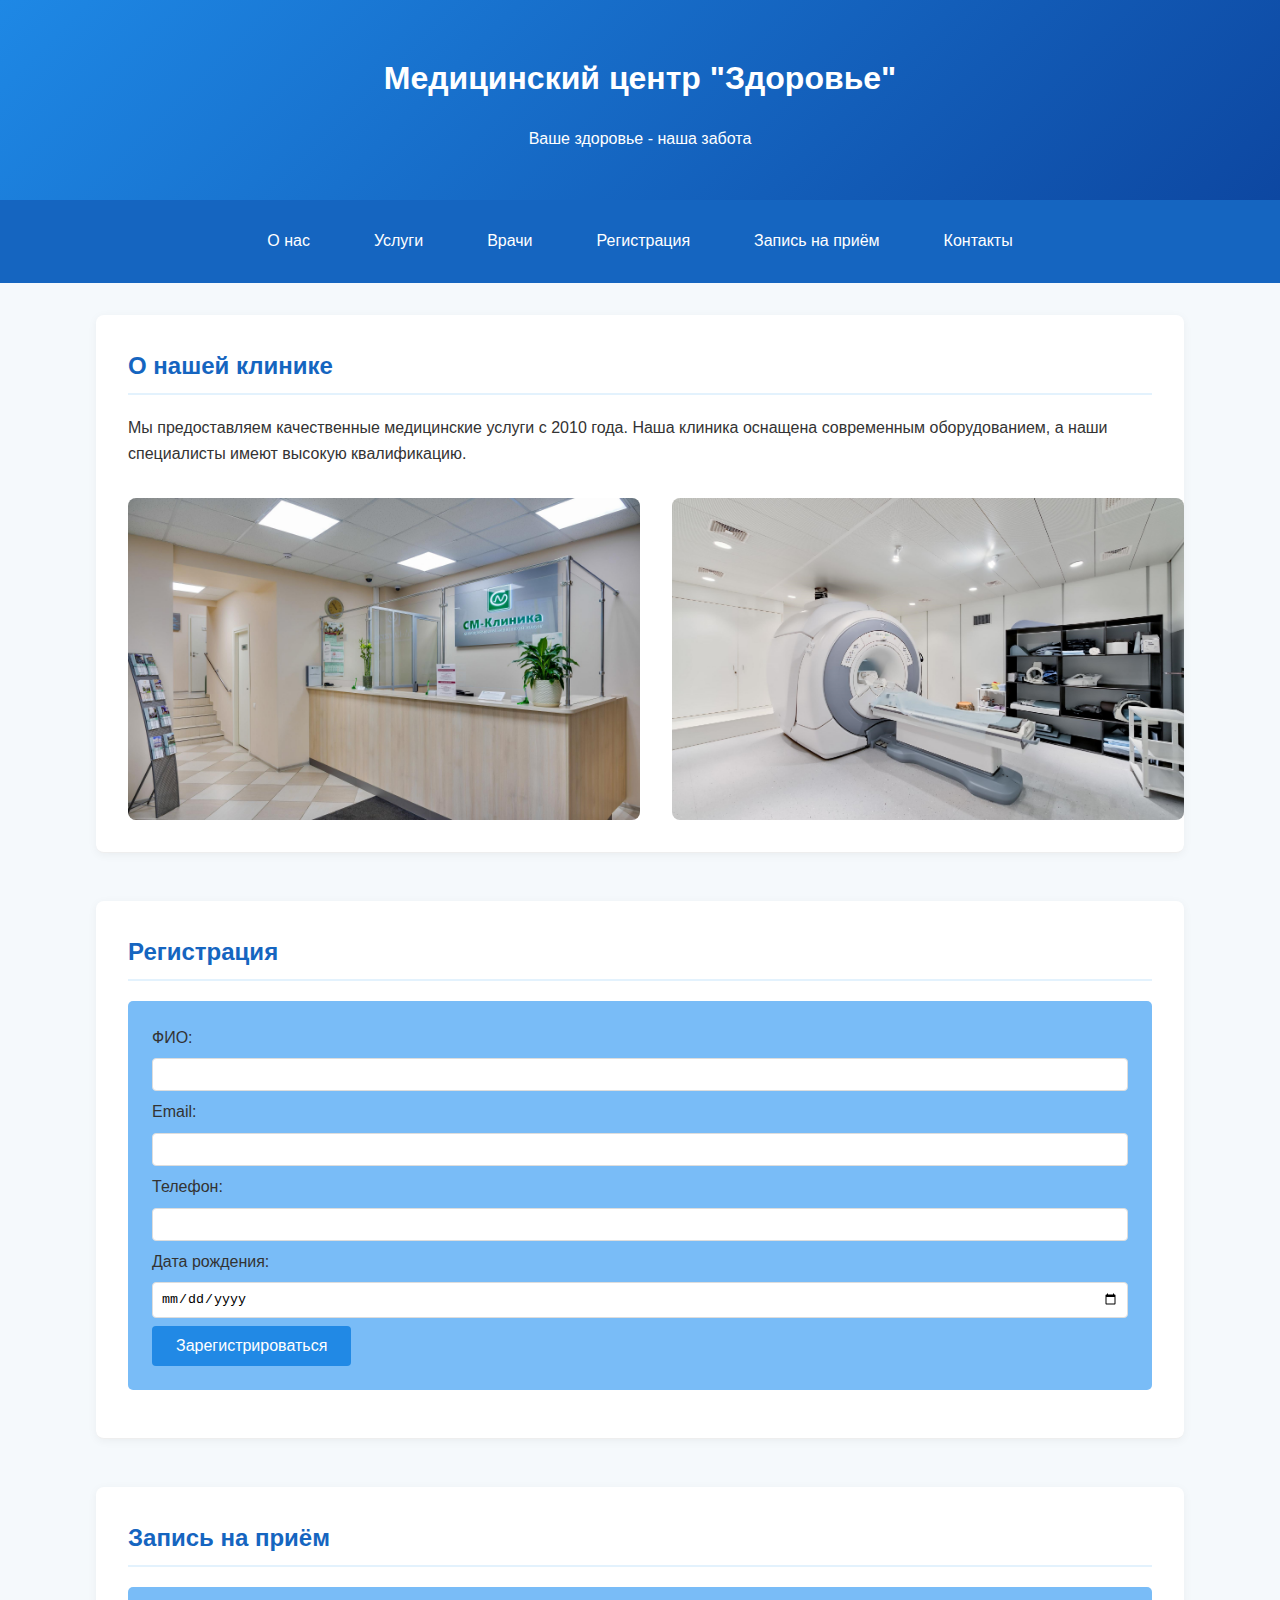
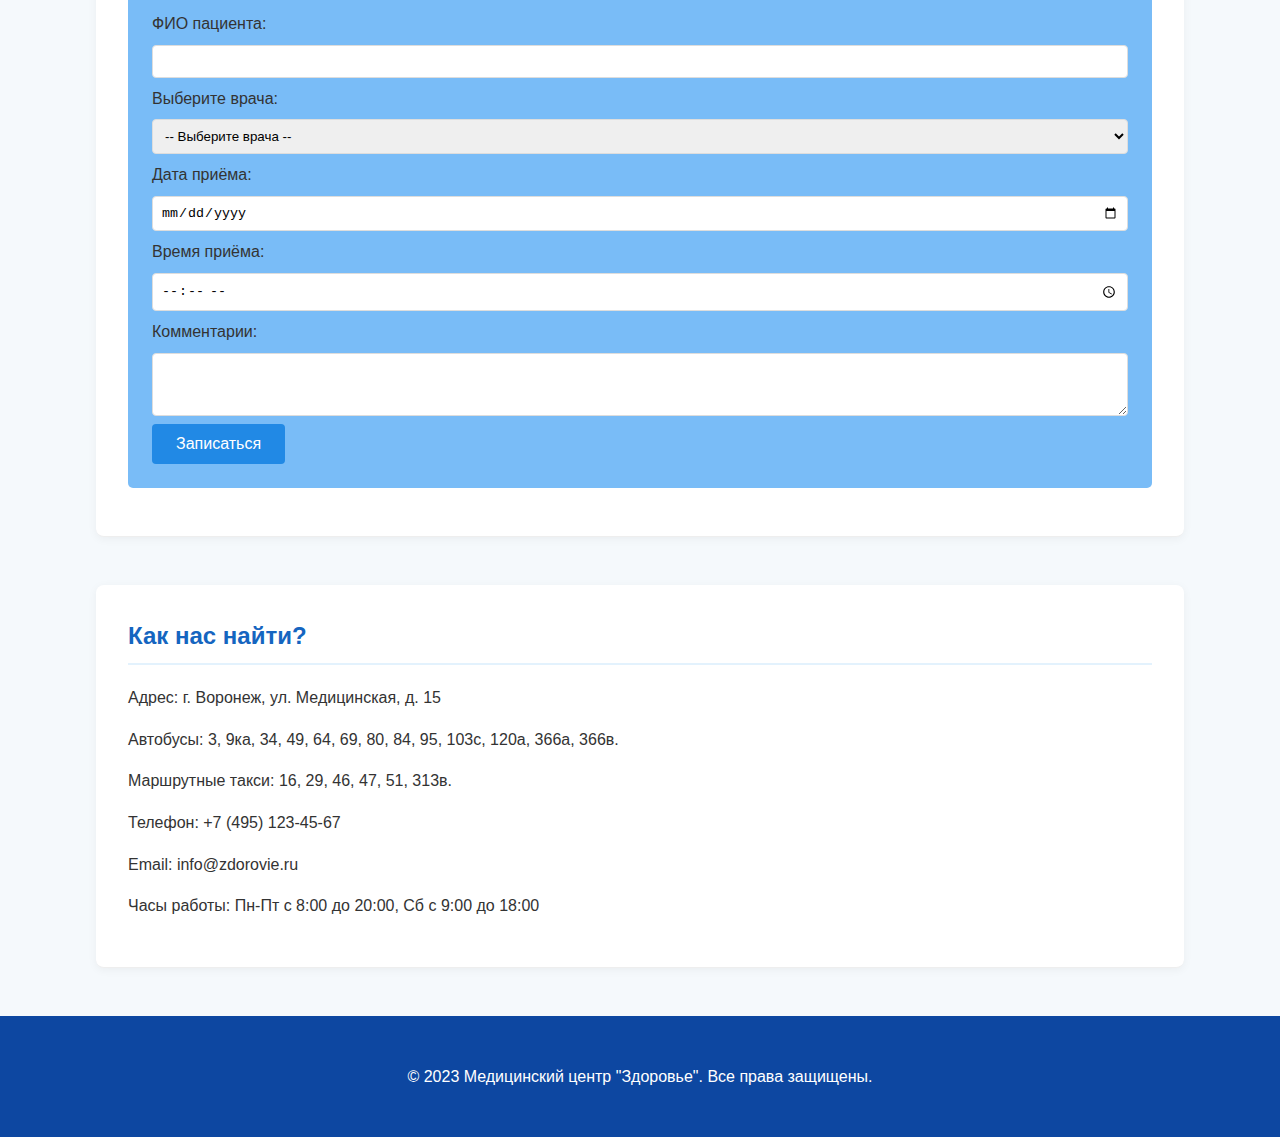
<file: index.html>
<html>

<head>
    <meta charset="UTF-8"  />
    <link rel="stylesheet" href="New.css">
    <title>Медицинский центр "Здоровье"</title>
</head>
<body>
    <header>
        <h1>Медицинский центр "Здоровье"</h1>
        <p>Ваше здоровье - наша забота</p>
    </header>

    <nav>
        <a href="#about">О нас</a>
        <a href="V.html#services">Услуги</a>
        <a href="V.html">Врачи</a>
        <a href="#registration">Регистрация</a>
        <a href="#appointment">Запись на приём</a>
        <a href="K.html">Контакты</a>
    </nav>

    <div class="container">
        <section id="about">
            <h2>О нашей клинике</h2>
            <p>Мы предоставляем качественные медицинские услуги с 2010 года. Наша клиника оснащена современным оборудованием, а наши специалисты имеют высокую квалификацию.</p>
            <div style="display: flex; margin-top: 2rem; gap: 2rem;">
                <img src="original_4f8bfec43c72dd8d5f00000b_56e7da7cda866.jpg" alt="Клиника" style="width: 50%; border-radius: 8px;">
                <img src="orig.jpeg" alt="Оборудование" style="width: 50%; border-radius: 8px;">
            </div>
        </section>



        <section id="registration">
            <h2>Регистрация</h2>
            <form>
                <label for="name">ФИО:</label>
                <input type="text" id="name" name="name" required>

                <label for="email">Email:</label>
                <input type="email" id="email" name="email" required>

                <label for="phone">Телефон:</label>
                <input type="tel" id="phone" name="phone" required>

                <label for="birthdate">Дата рождения:</label>
                <input type="date" id="birthdate" name="birthdate">

                <button type="submit">Зарегистрироваться</button>
            </form>
        </section>

        <section id="appointment">
            <h2>Запись на приём</h2>
            <form>
                <label for="patient-name">ФИО пациента:</label>
                <input type="text" id="patient-name" name="patient-name" required>

                <label for="doctor">Выберите врача:</label>
                <select id="doctor" name="doctor" required>
                    <option value="">-- Выберите врача --</option>
                    <option value="therapist">Терапевт</option>
                    <option value="surgeon">Хирург</option>
                    <option value="cardiologist">Кардиолог</option>
                    <option value="neurologist">Невролог</option>
                </select>

                <label for="date">Дата приёма:</label>
                <input type="date" id="date" name="date" required>

                <label for="time">Время приёма:</label>
                <input type="time" id="time" name="time" required>

                <label for="comments">Комментарии:</label>
                <textarea id="comments" name="comments" rows="3"></textarea>

                <button type="submit">Записаться</button>
            </form>
        </section>

        <section id="contacts">
            <h2>Как нас найти?</h2>
            <p>Адрес: г. Воронеж, ул. Медицинская, д. 15</p>
            <p>

                Автобусы: 3, 9ка, 34, 49, 64, 69, 80, 84, 95, 103с, 120а, 366а, 366в.
            </p>
            <p>
                Маршрутные такси: 16, 29, 46, 47, 51, 313в.
            </p>
            <p>Телефон: +7 (495) 123-45-67</p>
            <p>Email: info@zdorovie.ru</p>
            <p>Часы работы: Пн-Пт с 8:00 до 20:00, Сб с 9:00 до 18:00</p>

        </section>
    </div>

    <footer>
        <p>&copy; 2023 Медицинский центр "Здоровье". Все права защищены.</p>
    </footer>
</body>
</html>
</file>
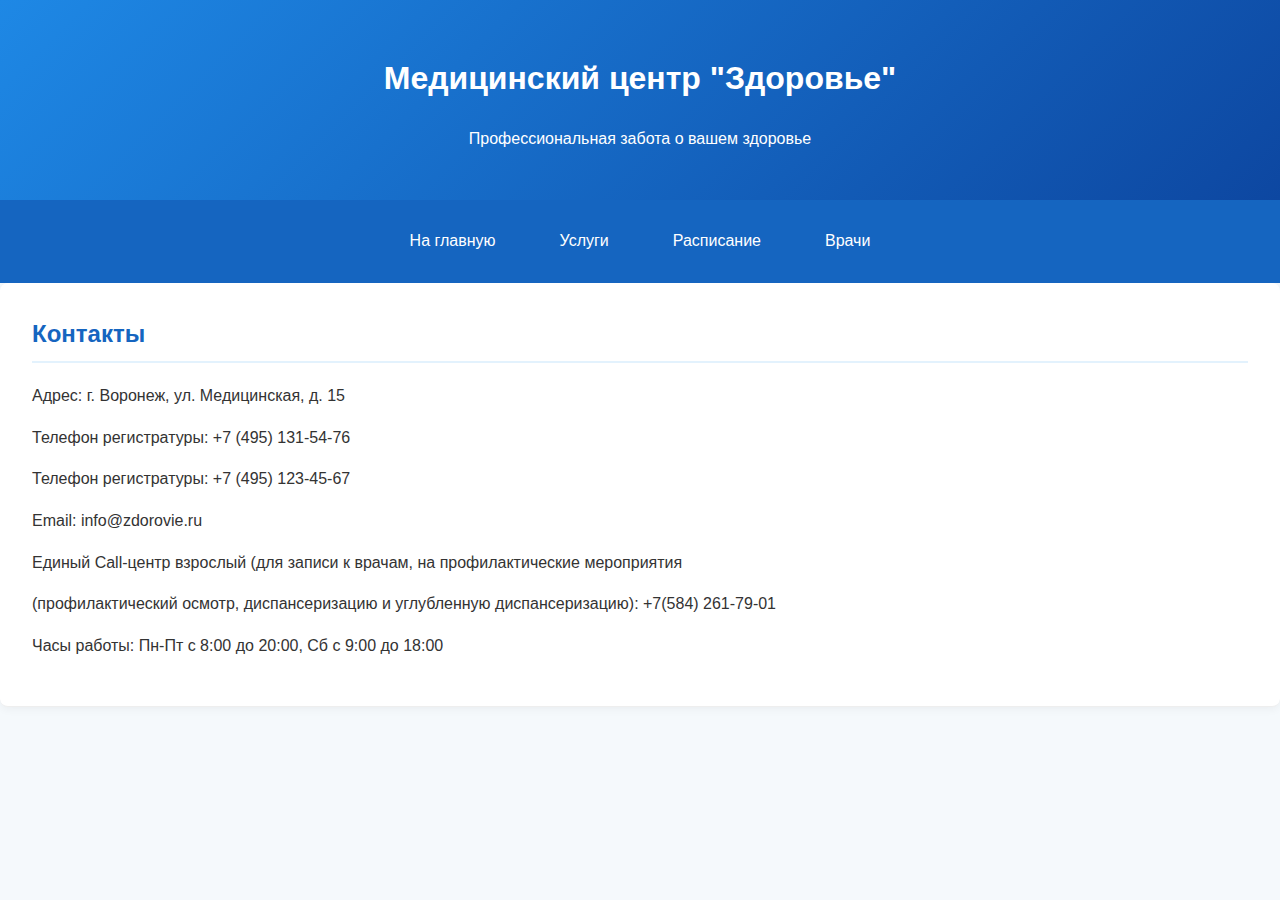
<file: K.html>
<html>

<head>
     <meta charset="UTF-8"  />
    <link rel="stylesheet" href="New.css">
</head>
<body>
    <header>
        <h1>Медицинский центр "Здоровье"</h1>
        <p>Профессиональная забота о вашем здоровье</p>
    </header>

    <nav>
        <a href="index.html">На главную</a>
        <a href="#services">Услуги</a>
        <a href="V.html#schedule">Расписание</a>
        <a href="V.html">Врачи</a>
    </nav>
    <section id="contacts">
        <h2>Контакты</h2>
        <p>Адрес: г. Воронеж, ул. Медицинская, д. 15</p>
        <p> Телефон регистратуры: +7 (495) 131-54-76</p>
        <p>Телефон регистратуры: +7 (495) 123-45-67</p>
        <p>Email: info@zdorovie.ru</p>
        <p>Единый Call-центр взрослый (для записи к врачам, на профилактические мероприятия</p>
        <p>(профилактический осмотр, диспансеризацию и углубленную диспансеризацию): +7(584) 261-79-01</p>
        <p>Часы работы: Пн-Пт с 8:00 до 20:00, Сб с 9:00 до 18:00</p>

    </section>
</body>
</html>
</file>
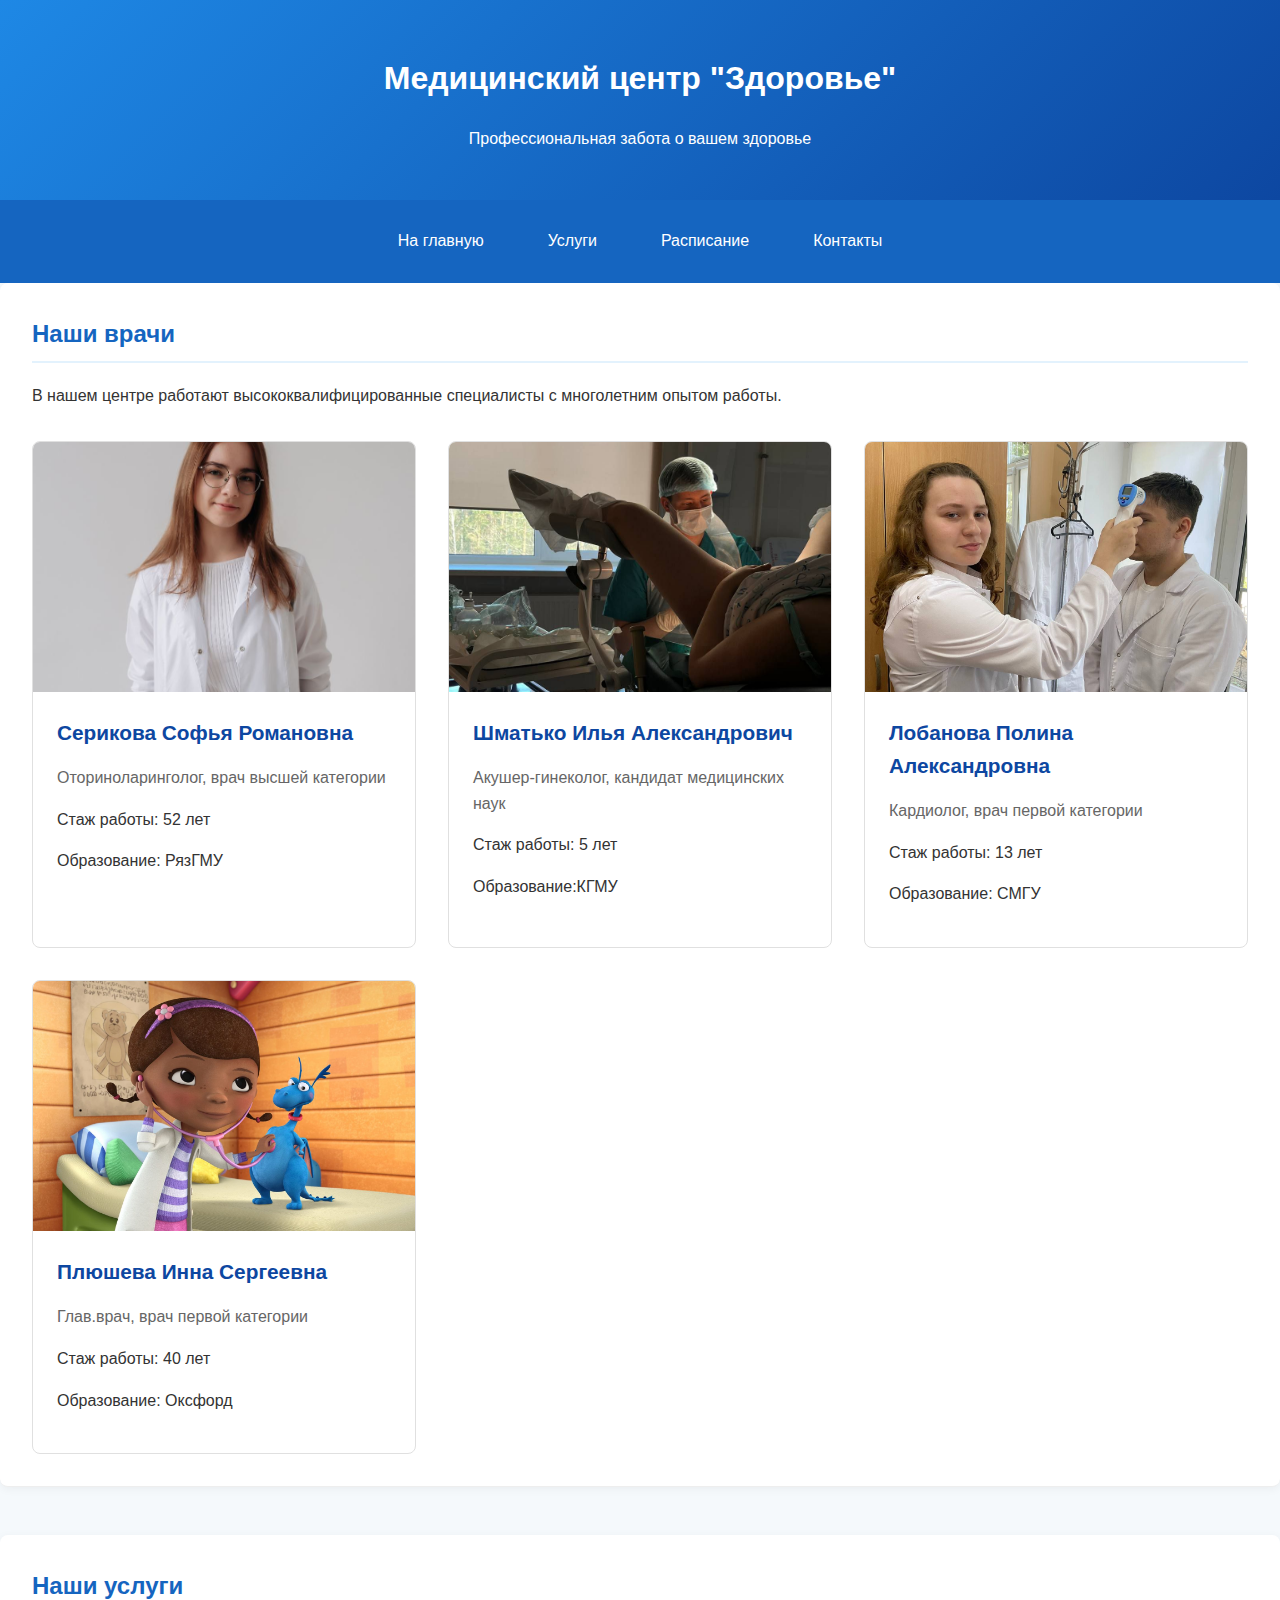
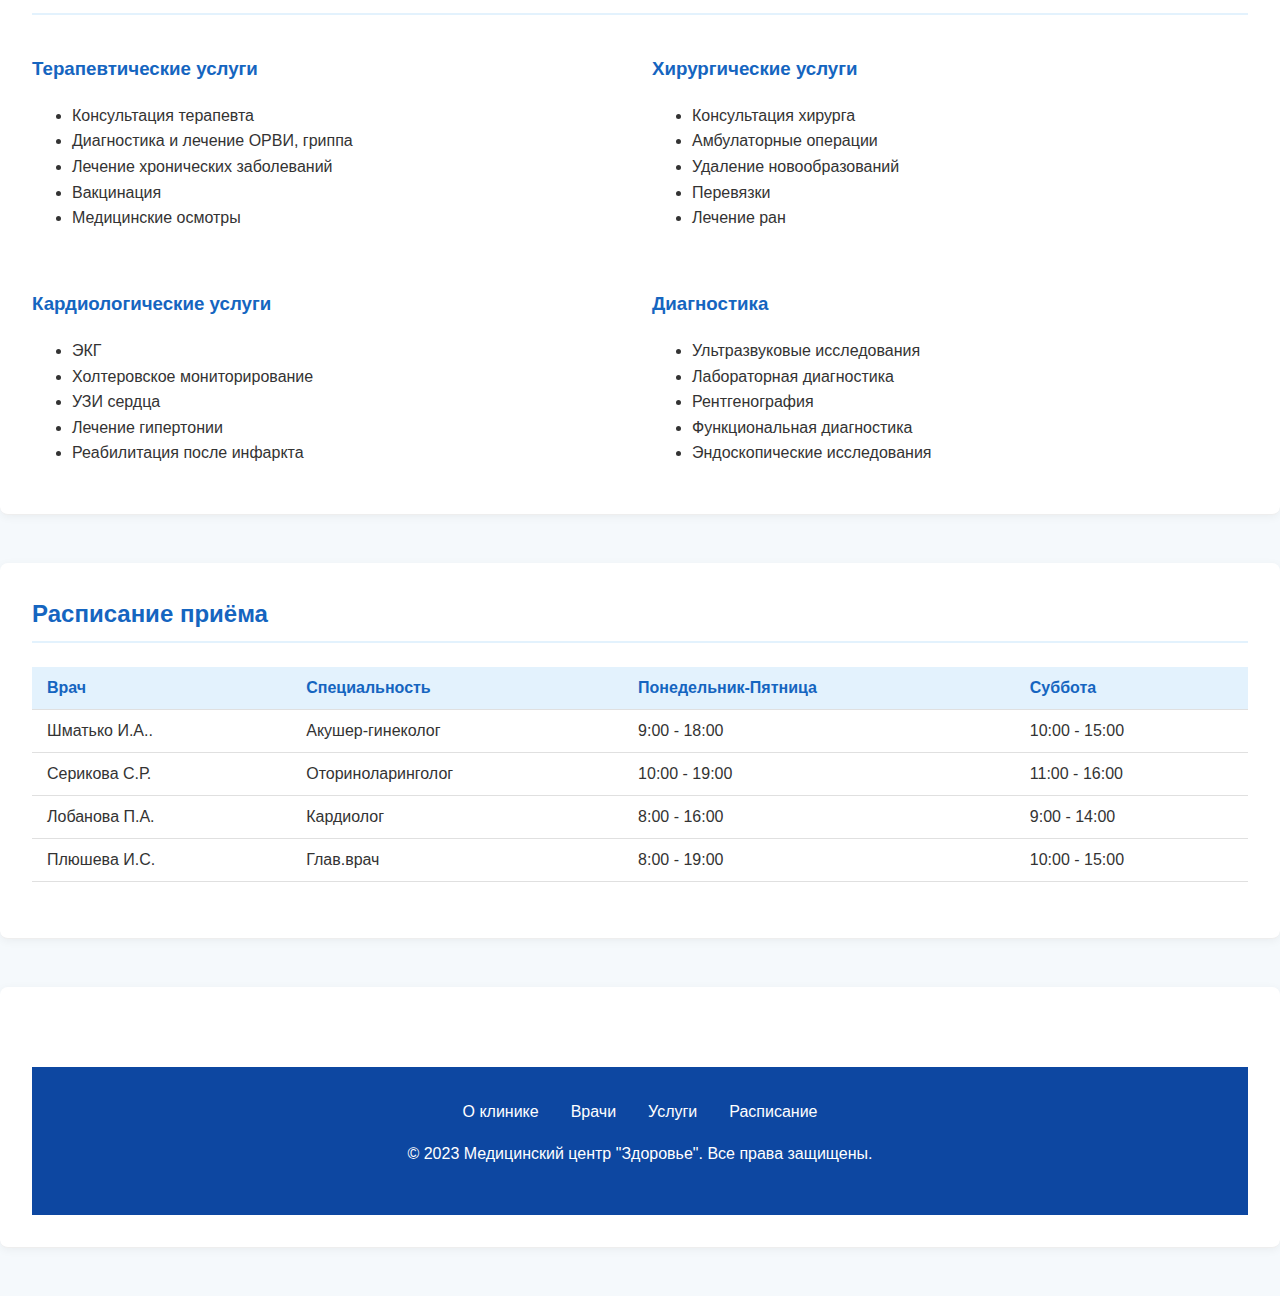
<file: V.html>
<html>

<head>
     <meta charset="UTF-8"  />
    <title>Медицинский центр "Здоровье"</title>

    <link rel="stylesheet" href="New.css">


</head>
<body>
    <header>
        <h1>Медицинский центр "Здоровье"</h1>
        <p>Профессиональная забота о вашем здоровье</p>
    </header>

    <nav>
        <a href="index.html">На главную</a>
        <a href="#services">Услуги</a>
        <a href="#schedule">Расписание</a>
        <a href="K.html">Контакты</a>
    </nav>


    <section id="doctors">
        <h2>Наши врачи</h2>
        <p>В нашем центре работают высококвалифицированные специалисты с многолетним опытом работы.</p>

        <div class="doctors-grid">
            <div class="doctor-card">
                <img src="photo_2025-04-29_18-12-51.jpg" alt="Доктор Серикова" class="doctor-img">
                <div class="doctor-info">
                    <h3 class="doctor-name">Серикова Софья Романовна</h3>
                    <p class="doctor-specialty">Оториноларинголог, врач высшей категории</p>
                    <p>Стаж работы: 52 лет</p>
                    <p>Образование: РязГМУ</p>
                </div>
            </div>

            <div class="doctor-card">
                <img src="photo_2025-04-29_18-05-28.jpg" alt="Доктор Шматько" class="doctor-img">
                <div class="doctor-info">
                    <h3 class="doctor-name">Шматько Илья Александрович</h3>
                    <p class="doctor-specialty"> Акушер-гинеколог, кандидат медицинских наук</p>
                    <p>Стаж работы: 5 лет</p>
                    <p>Образование:КГМУ</p>
                </div>
            </div>

            <div class="doctor-card">
                <img src="photo_2025-05-01_19-21-14.jpg" alt="Доктор Лобанова" class="doctor-img">
                <div class="doctor-info">
                    <h3 class="doctor-name">Лобанова Полина Александровна</h3>
                    <p class="doctor-specialty">Кардиолог, врач первой категории</p>
                    <p>Стаж работы: 13 лет</p>
                    <p>Образование: СМГУ</p>
                </div>

            </div>

            <div class="doctor-card">
                <img src="1484979.jpg" alt="Доктор Плюшева" class="doctor-img">
                <div class="doctor-info">
                    <h3 class="doctor-name">Плюшева Инна Сергеевна</h3>
                    <p class="doctor-specialty">Глав.врач, врач первой категории</p>
                    <p>Стаж работы: 40 лет</p>
                    <p>Образование: Оксфорд</p>
                </div>

            </div>
        </div>
    </section>

    <section id="services">
        <h2>Наши услуги</h2>
        <div style="display: grid; grid-template-columns: repeat(2, 1fr); gap: 1.5rem;">
            <div>
                <h3 style="color: #1565c0;">Терапевтические услуги</h3>
                <ul>
                    <li>Консультация терапевта</li>
                    <li>Диагностика и лечение ОРВИ, гриппа</li>
                    <li>Лечение хронических заболеваний</li>
                    <li>Вакцинация</li>
                    <li>Медицинские осмотры</li>
                </ul>
            </div>
            <div>
                <h3 style="color: #1565c0;">Хирургические услуги</h3>
                <ul>
                    <li>Консультация хирурга</li>
                    <li>Амбулаторные операции</li>
                    <li>Удаление новообразований</li>
                    <li>Перевязки</li>
                    <li>Лечение ран</li>
                </ul>
            </div>
            <div>
                <h3 style="color: #1565c0;">Кардиологические услуги</h3>
                <ul>
                    <li>ЭКГ</li>
                    <li>Холтеровское мониторирование</li>
                    <li>УЗИ сердца</li>
                    <li>Лечение гипертонии</li>
                    <li>Реабилитация после инфаркта</li>
                </ul>
            </div>
            <div>
                <h3 style="color: #1565c0;">Диагностика</h3>
                <ul>
                    <li>Ультразвуковые исследования</li>
                    <li>Лабораторная диагностика</li>
                    <li>Рентгенография</li>
                    <li>Функциональная диагностика</li>
                    <li>Эндоскопические исследования</li>
                </ul>
            </div>
        </div>
    </section>

    <section id="schedule">
        <h2>Расписание приёма</h2>
        <table>
            <thead>
                <tr>
                    <th>Врач</th>
                    <th>Специальность</th>
                    <th>Понедельник-Пятница</th>
                    <th>Суббота</th>
                </tr>
            </thead>
            <tbody>
                <tr>
                    <td>Шматько И.А..</td>
                    <td>Акушер-гинеколог</td>
                    <td>9:00 - 18:00</td>
                    <td>10:00 - 15:00</td>
                </tr>
                <tr>
                    <td>Серикова С.Р.</td>
                    <td>Оториноларинголог</td>
                    <td>10:00 - 19:00</td>
                    <td>11:00 - 16:00</td>
                </tr>
                <tr>
                    <td>Лобанова П.А.</td>
                    <td>Кардиолог</td>
                    <td>8:00 - 16:00</td>
                    <td>9:00 - 14:00</td>
                </tr>
                <tr>
                    <td>Плюшева И.С.</td>
                    <td>Глав.врач</td>
                    <td>8:00 - 19:00</td>
                    <td>10:00 - 15:00</td>
                </tr>
            </tbody>
        </table>
    </section>

    <section id="contacts">


        <footer>
            <div class="footer-links">
                <a href="#about">О клинике</a>
                <a href="#doctors">Врачи</a>
                <a href="#services">Услуги</a>
                <a href="#schedule">Расписание</a>

            </div>
            <p>&copy; 2023 Медицинский центр "Здоровье". Все права защищены.</p>
        </footer>
</body>
</html>
</file>
<file: New.css>
body {
    font-family:  sans-serif;
    margin: 0;
    padding: 0;
    line-height: 1.6;
    color: #333;
    background-color: #f5f9fc;
}
section {
    margin-bottom: 2rem;
    padding: 1rem;
    border-bottom: 1px solid #eee;
}



form {
    background-color:#79bcf7;
    padding: 1.5rem;
    border-radius: 5px;
}
input, select, textarea {
    width: 100%;
    padding: 0.5rem;
    margin: 0.5rem 0;
    border: 1px solid #ddd;
    border-radius: 4px;
}
button {
    background-color: #2189e5;
    color: white;
    padding: 0.7rem 1.5rem;
    border: none;
    border-radius: 4px;
    cursor: pointer;
    font-size: 1rem;
}

    button:hover {
        background-color: #0d47a1;
    }

header {
    background: linear-gradient(135deg, #1e88e5, #0d47a1);
    color: white;
    padding: 2rem 0;
    text-align: center;
    box-shadow: 0 2px 5px rgba(0,0,0,0.1);
}


nav {
    background-color: #1565c0;
    display: flex;
    justify-content: center;
    padding: 1rem;
    position: sticky;
    top: 0;
    z-index: 100;
}

    nav a {
        color: white;
        text-decoration: none;
        padding: 0.8rem 1.5rem;
        margin: 0 0.5rem;
        font-weight: 500;
        transition: all 0.3s ease;
    }

        nav a:hover {
            background-color: #0d47a1;
            border-radius: 4px;
        }


.container {
    width: 85%;
    margin: 2rem auto;
    max-width: 1200px;
}


section {
    margin-bottom: 3rem;
    padding: 2rem;
    background-color: white;
    border-radius: 8px;
    box-shadow: 0 2px 10px rgba(0,0,0,0.05);
}

h2 {
    color: #1565c0;
    border-bottom: 2px solid #e3f2fd;
    padding-bottom: 0.5rem;
    margin-top: 0;
}


.doctors-grid {
    display: grid;
    grid-template-columns: repeat(auto-fill, minmax(300px, 1fr));
    gap: 2rem;
    margin-top: 2rem;
}

.doctor-card {
    border: 1px solid #e0e0e0;
    border-radius: 8px;
    overflow: hidden;
    transition: transform 0.3s ease;
}

    .doctor-card:hover {
        transform: translateY(-5px);
        box-shadow: 0 5px 15px rgba(0,0,0,0.1);
    }

.doctor-img {
    width: 100%;
    height: 250px;
    object-fit: cover;
}

.doctor-info {
    padding: 1.5rem;
}

.doctor-name {
    font-size: 1.3rem;
    margin: 0 0 0.5rem 0;
    color: #0d47a1;
}

.doctor-specialty {
    color: #666;
    font-weight: 500;
    margin-bottom: 1rem;
}


table {
    width: 100%;
    border-collapse: collapse;
    margin: 1.5rem 0;
}

th, td {
    padding: 12px 15px;
    text-align: left;
    border-bottom: 1px solid #e0e0e0;
}

th {
    background-color: #e3f2fd;
    color: #1565c0;
}

tr:hover {
    background-color: #f5f9fc;
}


footer {
    background-color: #0d47a1;
    color: white;
    text-align: center;
    padding: 2rem;
    margin-top: 3rem;
}

.footer-links {
    display: flex;
    justify-content: center;
    margin-bottom: 1rem;
}

    .footer-links a {
        color: white;
        margin: 0 1rem;
        text-decoration: none;
    }


@media (max-width: 768px) {
    nav {
        flex-direction: column;
        align-items: center;
    }

        nav a {
            margin: 0.3rem 0;
        }

    .container {
        width: 95%;
    }

    .doctors-grid {
        grid-template-columns: 1fr;
    }
}
</file>
